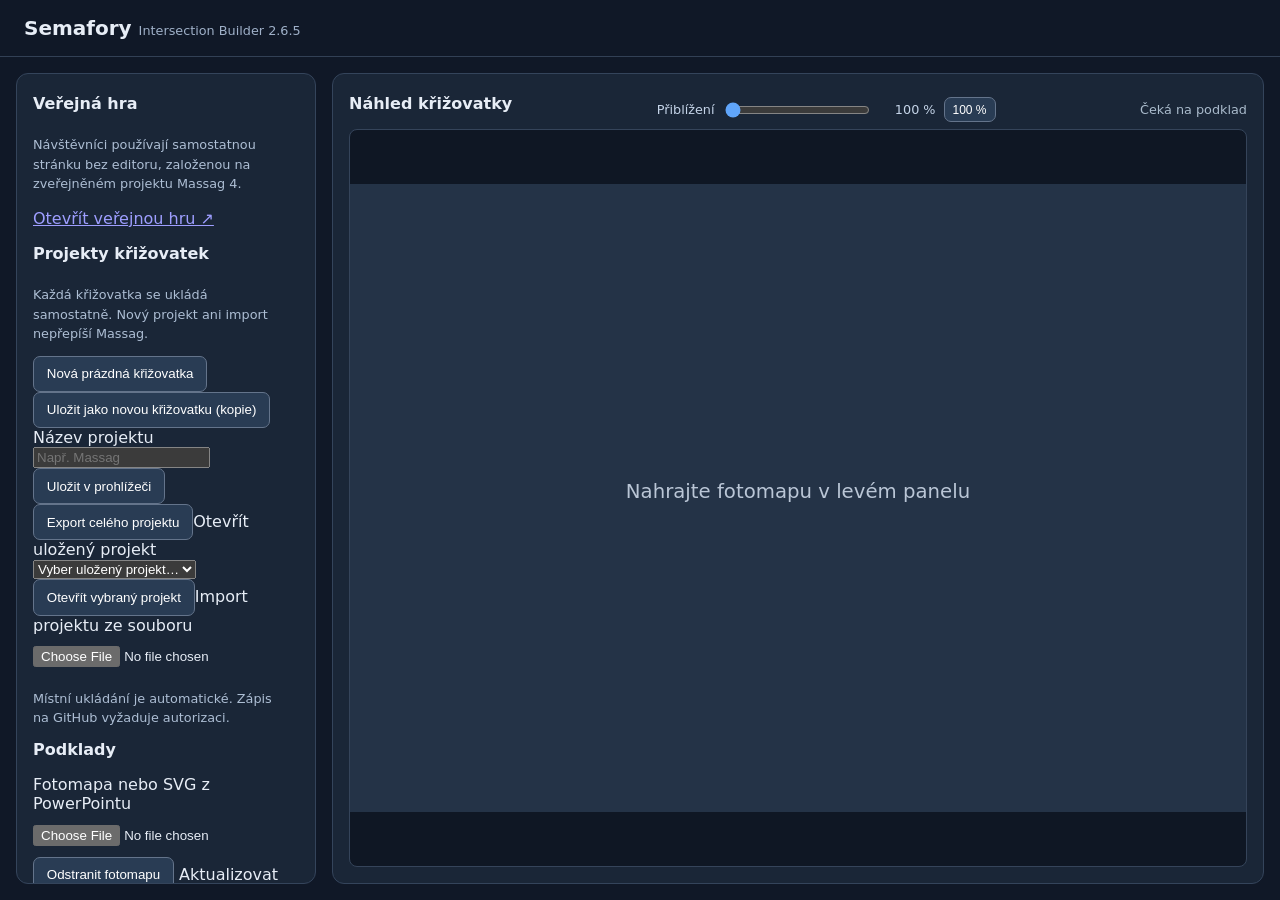
<file: index.html>
<!doctype html>
<html lang="cs">
<head>
  <meta charset="utf-8">
  <meta name="viewport" content="width=device-width,initial-scale=1">
  <title>Semafory – Intersection Builder 2.6.5</title>
  <link rel="stylesheet" href="./css/style.css">
  <script type="module" src="./js/app.js?v=2.6.5"></script>
</head>
<body>
  <header><h1>Semafory <small>Intersection Builder 2.6.5</small></h1></header>
  <main>
    <aside class="panel">
      <h2>Veřejná hra</h2><p class="help">Návštěvníci používají samostatnou stránku bez editoru, založenou na zveřejněném projektu Massag 4.</p><p><a href="./hra.html" target="_blank" rel="noopener">Otevřít veřejnou hru ↗</a></p><h2>Projekty křižovatek</h2><p class="help">Každá křižovatka se ukládá samostatně. Nový projekt ani import nepřepíší Massag.</p><button type="button" id="project-new">Nová prázdná křižovatka</button><button type="button" id="project-copy">Uložit jako novou křižovatku (kopie)</button><label for="project-name">Název projektu</label><input id="project-name" type="text" placeholder="Např. Massag"><button type="button" id="project-save">Uložit v prohlížeči</button><button type="button" id="project-export">Export celého projektu</button><label for="project-list">Otevřít uložený projekt</label><select id="project-list"><option value="">Vyber projekt…</option></select><button type="button" id="project-open">Otevřít vybraný projekt</button><label for="project-import">Import projektu ze souboru</label><input id="project-import" type="file" accept=".json,.semafory"><p id="project-status" class="help" role="status">Místní ukládání je automatické. Zápis na GitHub vyžaduje autorizaci.</p><h2>Podklady</h2>
      <label for="photo">Fotomapa nebo SVG z PowerPointu</label>
      <input id="photo" type="file" accept=".svg,image/svg+xml,image/png,image/jpeg,image/webp">
      <button id="reset" type="button">Odstranit fotomapu</button>
      <label for="svg-update">Aktualizovat SVG v otevřeném projektu (zachovat nastavení)</label>
      <input id="svg-update" type="file" accept=".svg,image/svg+xml">
      <p class="help">Použij po opravě jedné křivky. Před nahrazením editor zkontroluje strukturu vrstev a stáhne zálohu kompletního projektu. Pro otevření nového projektu použij původní import nahoře.</p>
      <h2>Vrstvy</h2>
      <div id="layers"></div><h2>Podkladová mapa</h2><label><input id="show-original-map" type="checkbox" checked> Původní fotomapa</label><label><input id="show-beautified-map" type="checkbox" disabled> Upravená mapa</label><button id="show-full-map" type="button" disabled>Zobrazit celou mapu</button><p id="diagnostic" class="help" role="status"></p><div class="layer"><input id="show-connections" type="checkbox" checked><label for="show-connections">Kontrola návazností</label></div><button id="reset-connection-zoom" type="button" disabled>Zobrazit celou křižovatku</button><button id="export-connections" type="button" disabled>Export potvrzených spojů (JSON)</button><div id="connection-list"></div><h2>Směry jízdy</h2><label><input id="show-directions" type="checkbox" checked> Zobrazovat směrové šipky a popisky P/T</label><button id="export-directions" type="button" disabled>Export směrů (JSON)</button><div id="direction-editor"></div><p id="direction-report" class="help"></p><h2>Řízené průjezdy křižovatkou</h2><div id="movement-editor"></div><p id="movement-report" class="help"></p><h2>Chování řidičů – příprava simulace</h2><p class="help">Náhodné porušení pravidel se vztahuje pouze na jízdu na červenou a nedání přednosti vozidlům či chodcům. Odstupy a reakce na vozidlo vpředu jsou bez náhodných přestupků. Zatím neovlivňuje vykreslené trajektorie ani nevytváří nehody.</p><label>Počet nehod za sledovaný rok <input id="risk-crashes" type="number" min="0" step="1" value="0"></label><label>Počet průjezdů za stejný rok <input id="risk-vehicles" type="number" min="1" step="1" value="1000000"></label><label>Poměr porušení pravidel vůči nehodám <input id="risk-multiplier" type="number" min="1" max="10000" step="1" value="100"></label><p id="risk-summary" class="help"></p><h2>Kolizní oblasti (náhled)</h2><div id="conflict-editor"></div><p id="conflict-report" class="help"></p><div id="control-editor" hidden></div><p id="control-report" hidden></p><p id="connection-report" class="help">Nahraj SVG pro kontrolu napojení.</p>
      <p class="help">Podklad a všechny vektorové vrstvy sdílejí stejný souřadnicový systém. SVG z PowerPointu se načte do barevných vrstev. Klikni na číslo bodu na mapě nebo jeho položku v seznamu; vybrané místo se přiblíží. Návrhy spojů potvrď nebo odmítni. Zelené spoje jsou potvrzené, oranžové návrhy, žluté nejasné a červené bez kandidáta. Původní křivky se nemění.</p>
    </aside>
    <section class="panel workspace">
      <div class="workspace-head"><h2>Náhled křižovatky</h2><div class="map-zoom-controls"><label for="map-zoom">Přiblížení</label><input id="map-zoom" type="range" min="100" max="800" step="10" value="100" aria-label="Přiblížení mapy"><output id="map-zoom-label" for="map-zoom">100 %</output><button id="map-zoom-reset" type="button" title="Zobrazit celou mapu">100 %</button></div><span id="status">Čeká na podklad</span></div>
      <div class="viewport">
        <svg id="scene" viewBox="0 0 1000 700" xmlns="http://www.w3.org/2000/svg" role="img" aria-label="Pracovní plocha křižovatky">
          <g id="photo-layer"></g>
          <defs id="import-defs"></defs><g id="beautified-layer"></g>
          <g id="markings-layer"></g>
          <g id="lanes-layer"></g>
          <g id="routes-layer"></g>
          <g id="entry-layer"></g>
          <g id="signals-layer"></g>
          <g id="other-layer"></g><g id="connections-layer"></g><g id="directions-layer"></g><g id="controls-layer"></g><g id="movements-layer"></g><g id="conflicts-layer"></g><text id="placeholder" x="500" y="350" text-anchor="middle">Nahrajte fotomapu v levém panelu</text>
        </svg>
      </div>
    </section>
  </main>
</body>
</html>
</file>
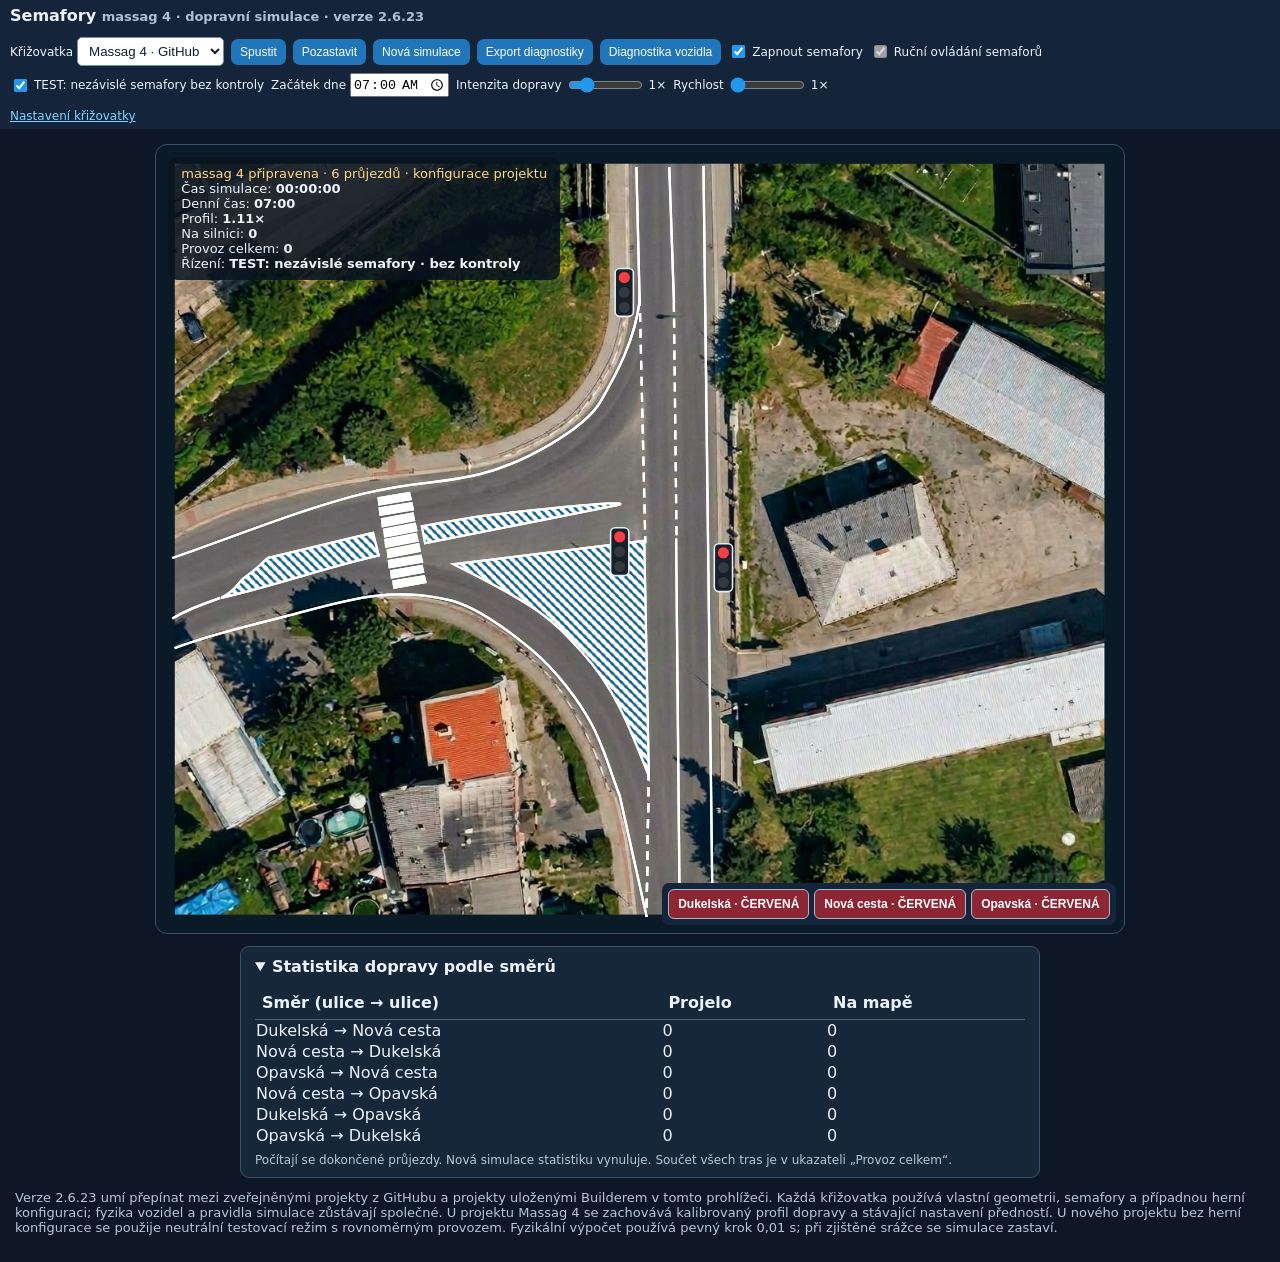
<file: hra.html>
<!doctype html>
<html lang="cs"><head><meta charset="utf-8"><meta name="viewport" content="width=device-width,initial-scale=1"><title>Semafory – simulace dopravy</title>
<style>
:root{font-family:system-ui,Arial;color:#edf3fc;background:#0e1725}*{box-sizing:border-box}body{margin:0}header{padding:9px 16px;background:#14253b;display:flex;gap:18px;align-items:center;flex-wrap:nowrap}header h1{white-space:nowrap}header a{white-space:nowrap}h1{font-size:23px;margin:0}small{color:#aec0d4}a{color:#7fd5ff}main{max-width:1500px;margin:0 auto;padding:15px}.controls{display:flex;gap:12px;align-items:center;flex-wrap:wrap;margin:0 0 12px}.controls button{padding:9px 17px;background:#2076b8;color:white;border:0;border-radius:7px;cursor:pointer}.controls button:hover{background:#3196d5}.controls label{display:flex;gap:7px;align-items:center}input{accent-color:#2197ee}.controls select{background:#fff;color:#102030;border:1px solid #7690a7;border-radius:5px;padding:5px 7px;max-width:220px}.stage{position:relative;width:fit-content;max-width:100%;margin:0 auto;background:#0b1a27;border:1px solid #38526b;border-radius:12px;overflow:hidden}svg{display:block;width:100%;height:auto;max-height:none}.hud{position:absolute;left:12px;top:12px;background:#08131fdc;padding:9px 13px;border-radius:9px;font-size:13px;pointer-events:none}.note{margin:12px 0;color:#b6c7d9;font-size:13px}#state{color:#ffd886}#scene g[data-overlay]{pointer-events:none}#scene #lights{pointer-events:all}#scene #lights g[data-signal]{pointer-events:all}@media(max-width:640px){header{padding:5px 9px;display:flex;align-items:center;justify-content:space-between;gap:8px}header h1{font-size:13px;line-height:1.2;white-space:normal}header h1 small{font-size:11px}header a{font-size:11px;white-space:nowrap}main{padding:0;display:flex;flex-direction:column}.stage{order:0;width:100%;max-width:100%;margin:0;border-radius:0;border-left:0;border-right:0;height:auto;min-height:0;touch-action:auto}.stage svg{display:block;width:100%;height:auto;max-height:none}.hud{position:static;display:flex;align-items:center;justify-content:space-between;gap:7px;flex-wrap:wrap;background:#14253b;border-radius:0;padding:5px 8px;font-size:10px;line-height:1.25;opacity:1}.hud>div{white-space:nowrap}.hud #state{max-width:100%;overflow:hidden;text-overflow:ellipsis}.controls{order:1;padding:7px 8px;gap:6px;margin:0;display:grid;grid-template-columns:repeat(3,minmax(0,1fr))}.controls button{padding:8px 2px;font-size:12px;min-height:38px}.controls label{font-size:12px;grid-column:span 3;display:flex;gap:8px;min-height:25px}.controls input[type=range]{flex:1;min-width:0}.note{order:2;padding:0 10px;font-size:11px;margin-top:15px}}
@media(min-width:641px){header{padding:6px 10px;gap:12px;flex-wrap:wrap;max-width:100vw;min-width:0}header h1{font-size:16px}header h1 small{font-size:13px}header>a{font-size:12px;order:3}header .controls{margin:0 0 0 auto;gap:7px;flex-wrap:wrap;min-width:0}header .controls button{padding:6px 9px;font-size:12px;white-space:nowrap}header .controls label{font-size:12px;gap:4px;white-space:nowrap}header .controls input[type=range]{width:75px}.stage{width:min(100%, calc((100dvh - 110px) * var(--map-ratio, 1.777778)));height:auto;max-height:none;aspect-ratio:var(--map-aspect, 16/9)}.stage svg{width:100%;height:auto;max-height:none;object-fit:contain}}
.signal-panel{display:flex;flex-wrap:wrap;gap:5px;padding:6px;background:#14253b}
.signal-panel[hidden]{display:none}
.signal-panel button{border:1px solid #a8bdcb;border-radius:6px;color:white;padding:7px 9px;cursor:pointer;font-weight:700;font-size:12px}
@media(min-width:641px){.signal-panel{position:absolute;right:8px;bottom:8px;border-radius:7px}}
/* Mobile flex order: map, primary actions, remaining controls, statistics. */
@media(max-width:640px){
 .stage{order:0}
 .controls{order:1}
 .controls #start{order:-3}
 .controls #pause{order:-2}
 .controls #reset{order:-1}
 #traffic-stats{order:2;margin:10px 0!important;max-width:100%!important}
 .note{order:3}
 #diagnostics{order:4}
}
@media (orientation:landscape) and (max-height:600px){
 #traffic-stats{order:2}
 .note{order:3}
}
body{max-width:100%;overflow-x:hidden}main{width:100%;max-width:100vw}.controls{max-width:100%;min-width:0}header{max-width:100%;min-width:0}.stage{max-width:100%}
/* Small landscape phones: show the map first, controls below it. */
@media (orientation:landscape) and (max-height:600px){
 header{padding:3px 8px;gap:8px}
 header h1{font-size:13px}
 header h1 small{font-size:11px}
 main{display:flex;flex-direction:column;padding:4px 6px}
 .stage{order:0;width:min(100%,calc((100dvh - 70px)*var(--map-ratio,1.333333)));height:auto;max-height:none;margin:0 auto;aspect-ratio:var(--map-aspect,4/3);flex-shrink:0}
 .stage svg{height:auto;width:100%;max-height:none;display:block}
 .controls{order:1;margin:8px 0;flex-wrap:wrap}
 .hud{font-size:10px;padding:4px 7px}
 .note{order:2}
}
</style><script type="module" src="./js/play.js?v=2.6.23"></script></head>
<body><header><h1>Semafory <small><span id="intersection-name">Načítám křižovatku…</span> · dopravní simulace · verze 2.6.23</small></h1><a href="./index.html">Nastavení křižovatky</a></header>
<main><div class="controls"><label>Křižovatka <select id="intersection"><option value="">Načítám…</option></select></label><button id="start">Spustit</button><button id="pause">Pozastavit</button><button id="reset">Nová simulace</button><button id="export-diagnostics">Export diagnostiky</button><button id="inspect-toggle" type="button">Diagnostika vozidla</button><label><input id="signals-enabled" type="checkbox" checked> Zapnout semafory</label><label><input id="manual" type="checkbox" checked> Ruční ovládání semaforů</label><label title="Testovací režim bez spřažení a bezpečnostních intervalů"><input id="unrestricted" type="checkbox" checked> TEST: nezávislé semafory bez kontroly</label><label>Začátek dne <input id="start-time" type="time" value="07:00" step="900" style="max-width:100px"></label><label>Intenzita dopravy <input id="rate" type="range" min="0.5" max="3" step="0.25" value="1"><span id="rate-value">1×</span></label><label>Rychlost <input id="speed" type="range" min="1" max="5" value="1"><span id="speed-value">1×</span></label></div>
<div class="stage"><svg id="scene" xmlns="http://www.w3.org/2000/svg" viewBox="0 0 1280 720" preserveAspectRatio="xMidYMid meet" aria-label="Simulace křižovatky">
<defs id="defs"></defs><g id="map"></g><g id="photo-map"></g><g id="markings"></g><g id="native-map"></g><g id="vehicles" data-overlay="true"></g><g id="lights" data-overlay="true"></g></svg>
<div class="hud"><div id="state">Načítám křižovatku…</div><div>Čas simulace: <b id="elapsed">00:00:00</b></div><div>Denní čas: <b id="day-time">07:00</b></div><div>Profil: <b id="current-profile">1,00×</b></div><div>Na silnici: <b id="count">0</b></div><div>Provoz celkem: <b id="passed">0</b></div><div>Řízení: <b id="phase">Bez semaforů</b></div></div><div id="signal-panel" class="signal-panel" hidden></div></div>
<details id="traffic-stats" style="margin:12px auto;max-width:800px;background:#16273a;border:1px solid #38526b;border-radius:9px;padding:10px 14px;color:#edf3fc" open><summary style="cursor:pointer;font-weight:700">Statistika dopravy podle směrů</summary><div style="overflow-x:auto"><table style="border-collapse:collapse;width:100%;margin-top:10px;text-align:left;font-variant-numeric:tabular-nums"><thead><tr><th style="padding:7px;border-bottom:1px solid #506479">Směr (ulice → ulice)</th><th style="padding:7px;border-bottom:1px solid #506479">Projelo</th><th style="padding:7px;border-bottom:1px solid #506479">Na mapě</th></tr></thead><tbody id="route-stats-body"></tbody></table></div><p style="margin:7px 0 0;font-size:12px;color:#b6c7d9">Počítají se dokončené průjezdy. Nová simulace statistiku vynuluje. Součet všech tras je v ukazateli „Provoz celkem“.</p></details>
<section id="vehicle-inspector" hidden style="position:fixed;right:12px;bottom:12px;z-index:30;max-width:min(440px,92vw);max-height:42vh;overflow:auto;margin:0;padding:12px;background:#172b3b;color:#eef7ff;border:1px solid #51788e;border-radius:9px;font-size:13px"><label style="display:block;margin-bottom:8px">Vybrat vozidlo: <select id="inspect-select" style="background:#fff;color:#102030;padding:4px;max-width:100%"></select></label><strong id="inspect-title">Vybrané vozidlo</strong><div id="inspect-info" style="margin:7px 0"></div><strong id="inspect-status"></strong><pre id="inspect-detail" style="white-space:pre-wrap;overflow-wrap:anywhere;font-size:12px;margin:8px 0 0"></pre></section><pre id="diagnostics" hidden style="white-space:pre-wrap;overflow-wrap:anywhere;background:#16283d;padding:12px;border-radius:8px;font-size:12px"></pre><p class="note">Verze 2.6.23 umí přepínat mezi zveřejněnými projekty z GitHubu a projekty uloženými Builderem v tomto prohlížeči. Každá křižovatka používá vlastní geometrii, semafory a případnou herní konfiguraci; fyzika vozidel a pravidla simulace zůstávají společné. U projektu Massag 4 se zachovává kalibrovaný profil dopravy a stávající nastavení předností. U nového projektu bez herní konfigurace se použije neutrální testovací režim s rovnoměrným provozem. Fyzikální výpočet používá pevný krok 0,01 s; při zjištěné srážce se simulace zastaví.</p></main><script>
(()=>{const controls=document.querySelector('.controls'),header=document.querySelector('header'),main=document.querySelector('main'),stage=document.querySelector('.stage');function layout(){if(window.innerWidth>640)header.append(controls);else stage.insertAdjacentElement('afterend',controls)}window.addEventListener('resize',layout);layout()})();
</script></body></html>
</file>
<file: css/style.css>
:root{font-family:system-ui,-apple-system,"Segoe UI",sans-serif;color-scheme:dark;background:#101827;color:#e7edf6}
*{box-sizing:border-box}body{margin:0}header{padding:1rem 1.5rem;border-bottom:1px solid #324055}h1{font-size:1.25rem;margin:0}small{font-size:.8rem;color:#9fb0c8;font-weight:normal}
main{display:grid;grid-template-columns:minmax(260px,300px) minmax(0,1fr);gap:1rem;padding:1rem;min-height:calc(100vh - 72px)}
.panel{background:#1a2637;border:1px solid #34445b;border-radius:12px;padding:1rem}h2{font-size:1rem;margin:.25rem 0 1rem}
input[type=file]{display:block;width:100%;margin:.7rem 0}button{border:1px solid #64748b;background:#293c54;color:#fff;padding:.6rem .8rem;border-radius:7px;cursor:pointer}
.layer{display:flex;align-items:center;gap:.6rem;padding:.5rem 0;border-bottom:1px solid #324055}.layer label{flex:1;font-size:.9rem}.swatch{width:13px;height:13px;border:1px solid #b8c0cd;border-radius:3px}
.layer input[type=range]{width:67px}.help{font-size:.8rem;line-height:1.5;color:#adbed4;margin-top:1.4rem}
.workspace{display:flex;flex-direction:column;min-width:0}.workspace-head{display:flex;justify-content:space-between;gap:1rem;align-items:center}.workspace-head h2{margin:.25rem 0 1rem}#status{font-size:.8rem;color:#aabbcc}
.viewport{flex:1;display:grid;place-items:center;min-height:350px;overflow:hidden;background:#0f1724;border:1px solid #35445a;border-radius:8px}
#scene{display:block;width:100%;max-height:75vh;aspect-ratio:10/7;background:#243347}#placeholder{fill:#bac6d6;font-size:22px}
@media(max-width:720px){main{grid-template-columns:1fr}.viewport{min-height:240px}#scene{max-height:60vh}}
.connection-list{max-height:260px;overflow:auto;margin-top:10px}.connection-item{border-bottom:1px solid #415168;padding:7px 0;display:flex;flex-wrap:wrap;gap:5px;align-items:center}.connection-item span{flex-basis:100%;font-size:12px}.connection-item button{padding:4px 7px;font-size:12px}#export-connections{margin-top:10px;width:100%}button:disabled{opacity:.45;cursor:default}

.connection-select{width:100%;text-align:left;background:transparent;border:0;font-weight:600;padding:5px;color:#e7edf6}.connection-item.selected{background:#29466b;border-left:3px solid #60a5fa;padding-left:5px}.connection-item .connection-select{flex-basis:100%}#reset-connection-zoom{width:100%;margin-top:8px}#connections-layer{pointer-events:all}#connections-layer g:focus{outline:none}#connections-layer g:focus circle:first-child{stroke:#ffffff;stroke-width:4}

.direction-list{max-height:320px;overflow:auto}.direction-item{display:flex;gap:5px;flex-wrap:wrap;border-bottom:1px solid #415168;padding:5px 0}.direction-item.selected{border-left:3px solid #60a5fa;padding-left:5px;background:#29466b}.direction-item button{font-size:12px;padding:5px}.direction-item button:first-child{flex-basis:100%;text-align:left}#export-directions{width:100%}

/* Desktop workspace: independent settings scroll; map stays in viewport. */
@media (min-width:721px){
 html,body{height:100%;overflow:hidden}
 body{display:flex;flex-direction:column;height:100dvh}
 header{flex:0 0 auto}
 main{flex:1 1 auto;min-height:0;height:auto;overflow:hidden;grid-template-rows:minmax(0,1fr)}
 main > aside.panel{min-height:0;overflow-y:auto;overscroll-behavior:contain;scrollbar-gutter:stable}
 main > .workspace{min-height:0;overflow:hidden}
 .workspace .viewport{min-height:0;flex:1 1 auto}
 #scene{max-height:100%;height:auto}
}

.movement-list{display:flex;flex-direction:column;gap:8px;margin-top:10px}.movement-item{display:flex;flex-direction:column;gap:6px;border-bottom:1px solid #45536a;padding:7px 0}.movement-item.selected{border-left:3px solid #fbbf24;padding-left:6px}.movement-field{font-size:12px;display:flex;flex-direction:column;gap:4px}.movement-field select{max-width:100%;padding:6px;color:inherit;background:#28384c;border:1px solid #68788c;border-radius:4px}

/* Universal interactive map zoom (builder 2.6.3). */
.map-zoom-controls{display:flex;align-items:center;gap:.5rem;flex-wrap:wrap;font-size:.8rem;color:#c5d4e8}
.map-zoom-controls input{width:145px;accent-color:#60a5fa}
.map-zoom-controls output{min-width:3.5rem;text-align:right;font-variant-numeric:tabular-nums}
.map-zoom-controls button{padding:.3rem .5rem;font-size:.75rem}
@media(max-width:850px){.workspace-head{flex-wrap:wrap}.map-zoom-controls{order:3;width:100%}}
</file>
